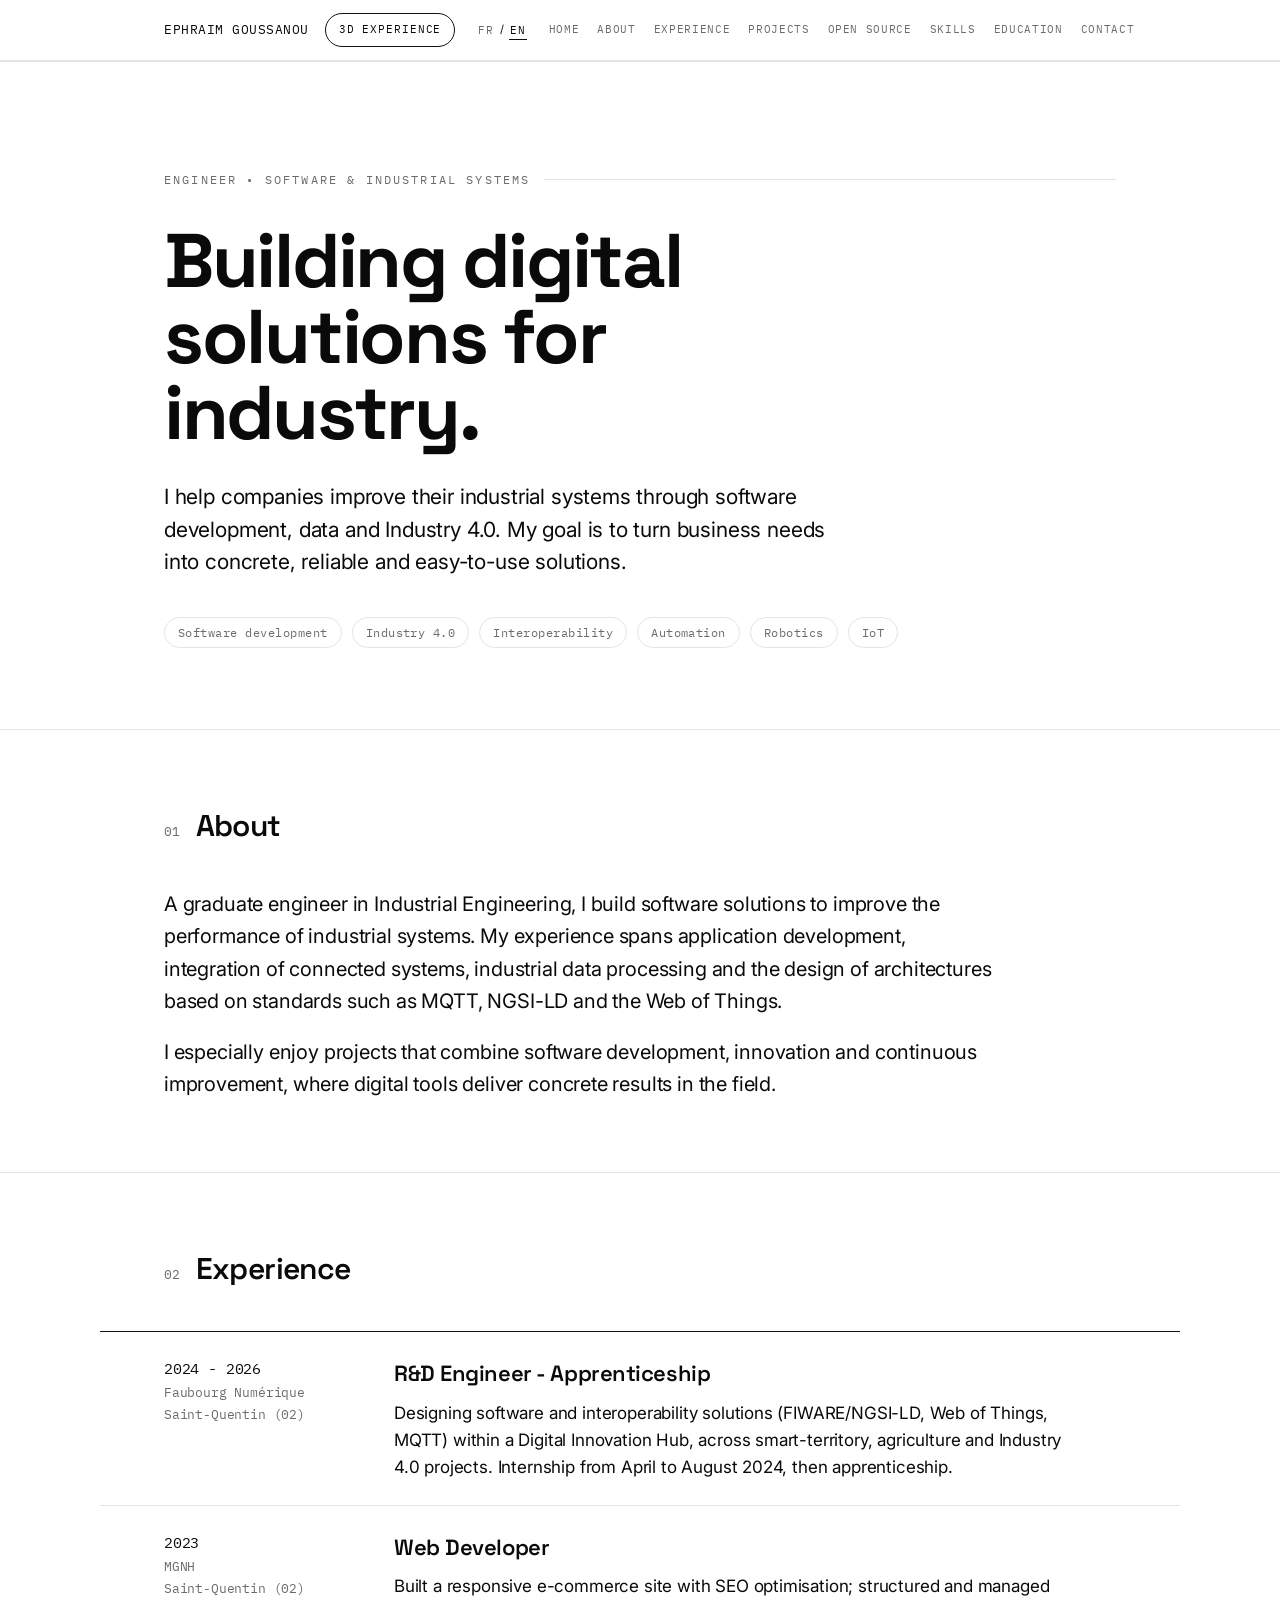
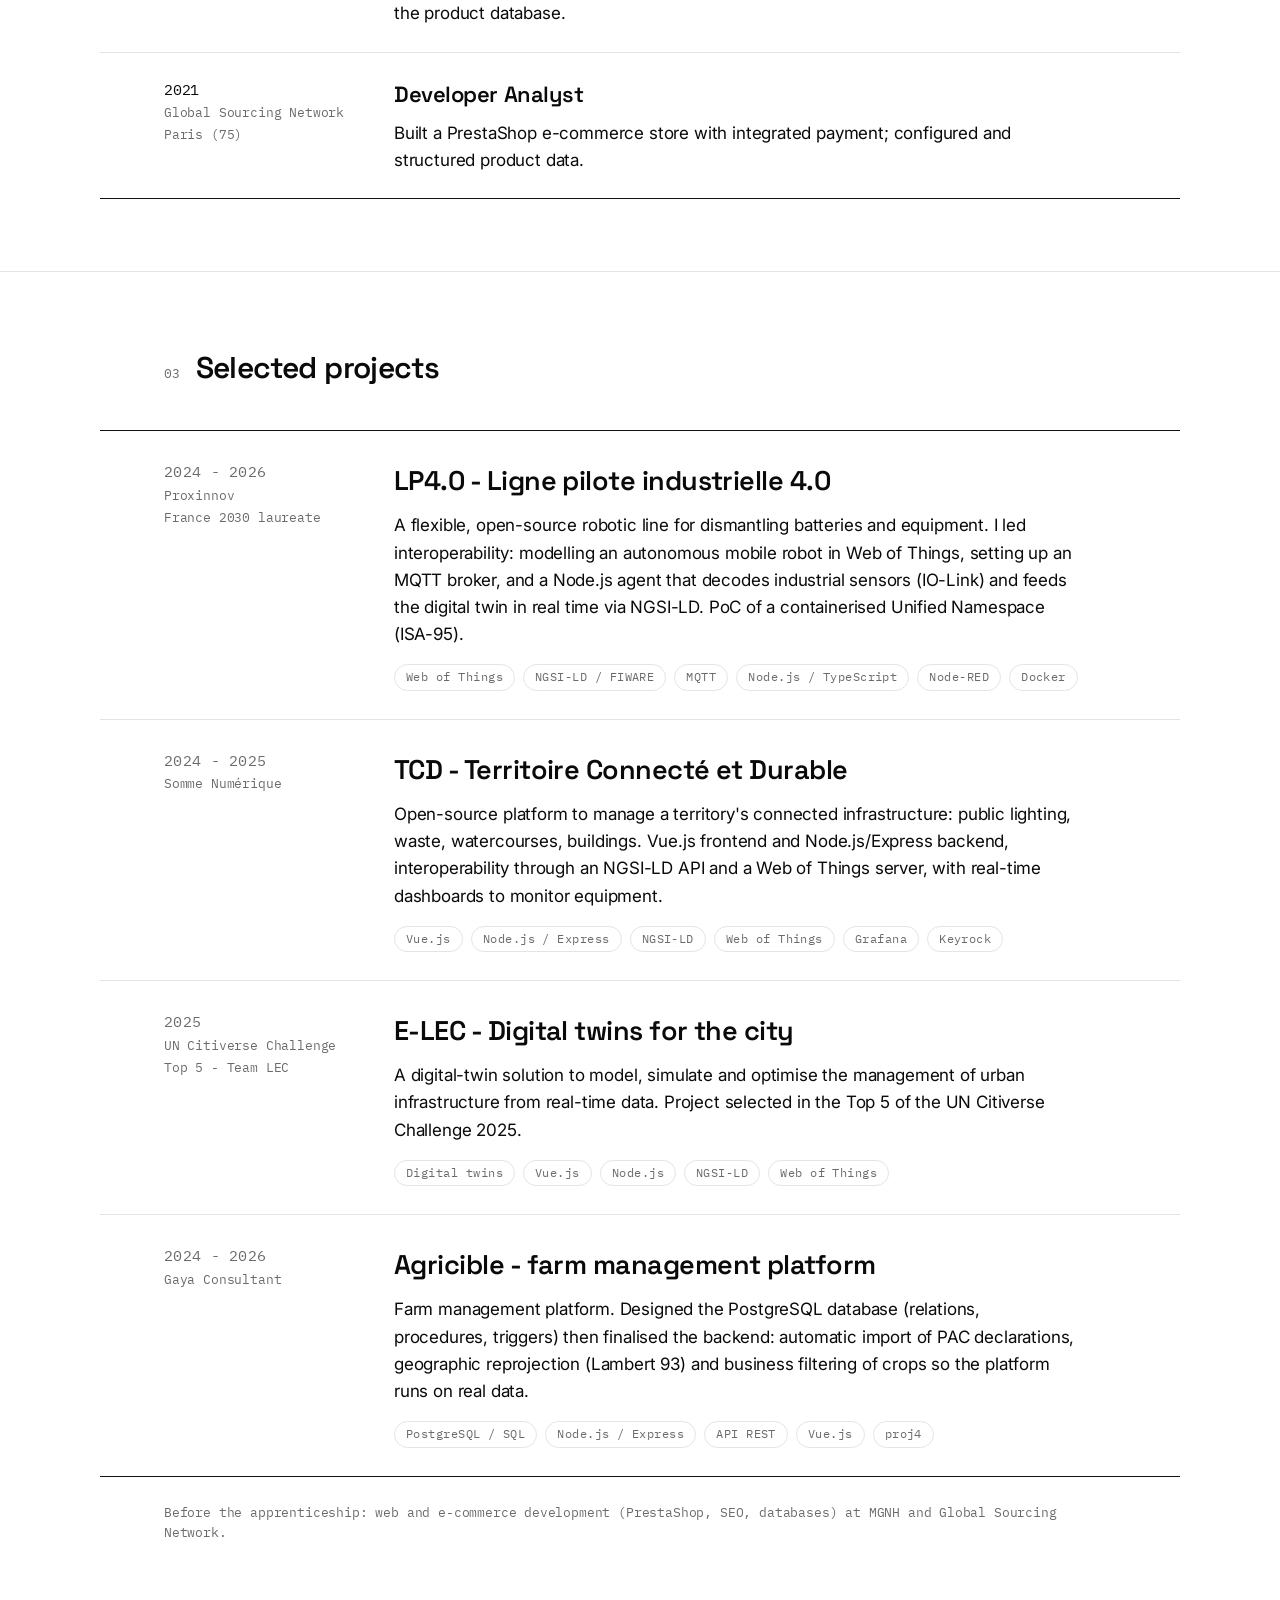
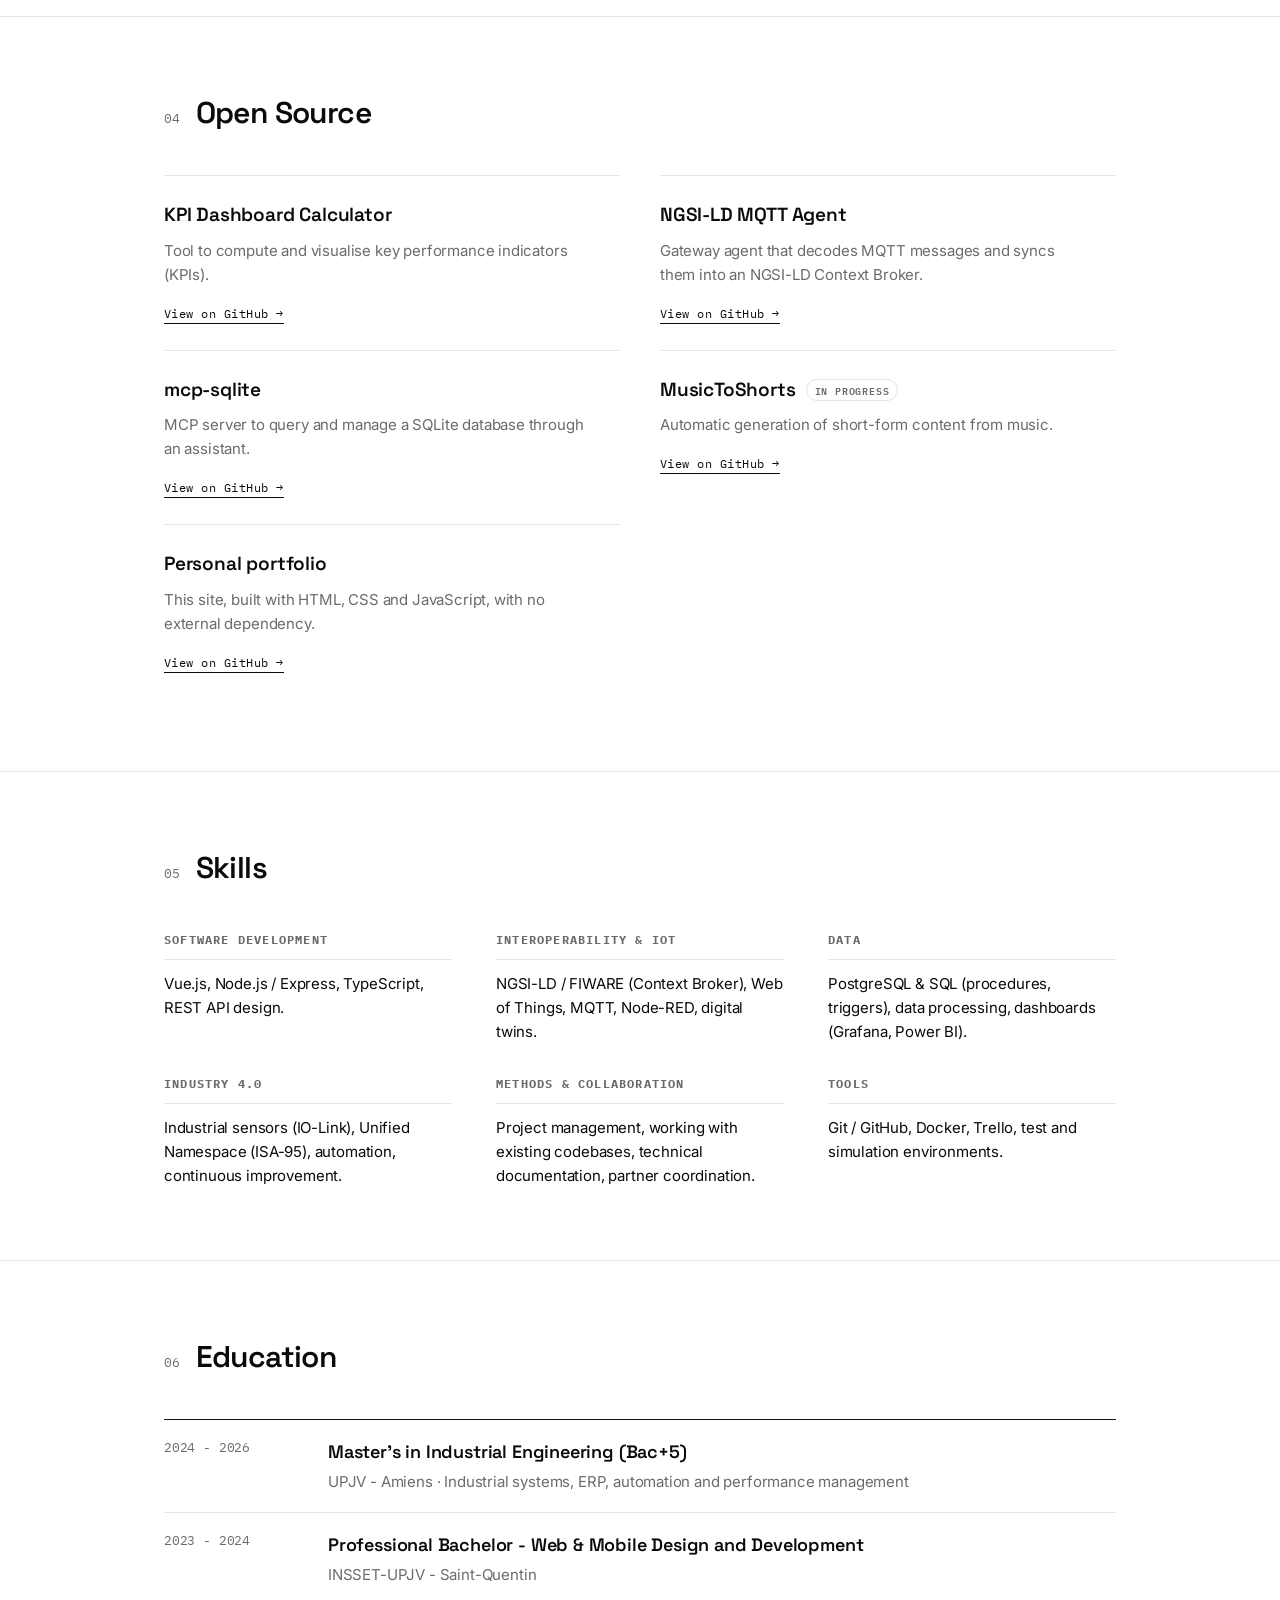
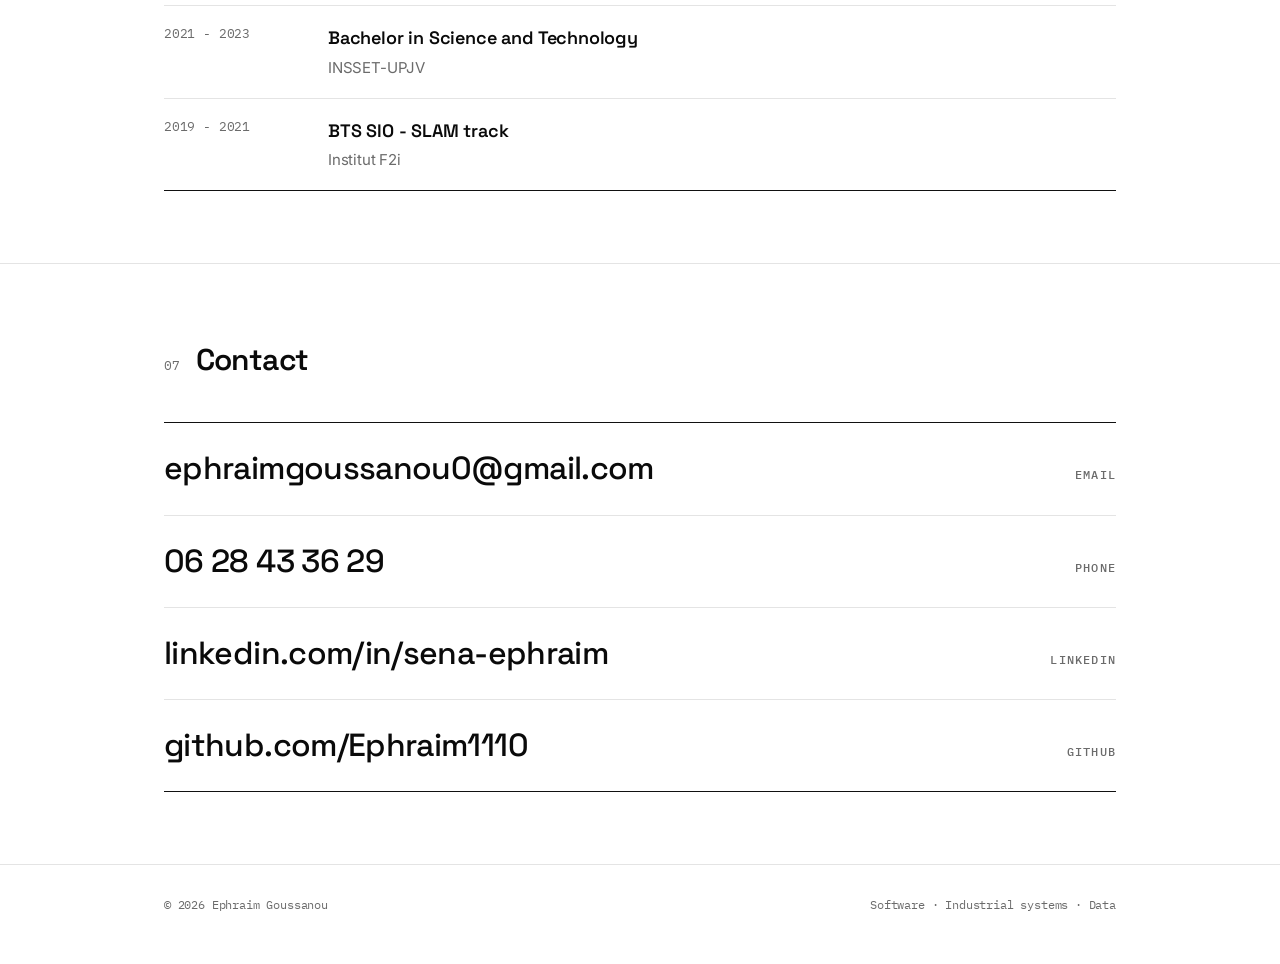
<file: index.html>
<!DOCTYPE html>
<html lang="fr">
<head>
<meta charset="UTF-8">
<meta name="viewport" content="width=device-width, initial-scale=1.0">
<title>Ephraim Goussanou - Ingénieur Logiciels & Systèmes Industriels</title>
<meta name="description" content="Portfolio d'Ephraim Goussanou, ingénieur en logiciels et systèmes industriels : développement logiciel, Industrie 4.0, données et interopérabilité.">
<link rel="preconnect" href="https://fonts.googleapis.com">
<link rel="preconnect" href="https://fonts.gstatic.com" crossorigin>
<link href="https://fonts.googleapis.com/css2?family=Space+Grotesk:wght@500;600;700&family=Inter:wght@400;500&family=IBM+Plex+Mono:wght@400;500&display=swap" rel="stylesheet">
<style>
  :root{
    --ink:#0a0a0a;--paper:#ffffff;--muted:#6b6b6b;--line:#e4e4e4;--line-strong:#111111;
    --display:"Space Grotesk",system-ui,sans-serif;
    --body:"Inter",system-ui,sans-serif;
    --mono:"IBM Plex Mono",ui-monospace,monospace;
    --maxw:1080px;--pad:clamp(20px,5vw,64px);
  }
  *{box-sizing:border-box;margin:0;padding:0}
  html{scroll-behavior:smooth}
  body{background:var(--paper);color:var(--ink);font-family:var(--body);font-size:17px;line-height:1.6;-webkit-font-smoothing:antialiased;letter-spacing:-0.01em}
  a{color:inherit}
  .wrap{max-width:var(--maxw);margin:0 auto;padding:0 var(--pad)}
  .eyebrow{font-family:var(--mono);font-size:12px;letter-spacing:0.18em;text-transform:uppercase;color:var(--muted)}

  header.bar{border-bottom:1px solid var(--line);position:sticky;top:0;background:var(--paper);z-index:30}
  .bar .wrap{display:flex;justify-content:space-between;align-items:center;height:60px;gap:16px}
  .bar .name{font-family:var(--mono);font-size:13px;letter-spacing:0.04em;white-space:nowrap}
  .bar-right{display:flex;align-items:center;gap:22px}
  .bar nav{display:flex;gap:18px;align-items:center}
  .bar nav a{font-family:var(--mono);font-size:11px;letter-spacing:0.06em;text-transform:uppercase;color:var(--muted);text-decoration:none;padding:4px 0;border-bottom:1px solid transparent;transition:color .2s,border-color .2s;white-space:nowrap}
  .bar nav a:hover{color:var(--ink);border-color:var(--ink)}
  .factory-link{display:inline-flex;align-items:center;gap:8px;font-family:var(--mono);font-size:11px;letter-spacing:0.08em;text-transform:uppercase;text-decoration:none;color:var(--ink);border:1px solid var(--line-strong);border-radius:999px;padding:7px 13px;white-space:nowrap;transition:background .2s,color .2s}
  .factory-link:hover{background:var(--ink);color:var(--paper)}
  .factory-link .dot{width:6px;height:6px;border-radius:50%;background:#39d7ff;box-shadow:0 0 7px #39d7ff;animation:fpulse 1.6s ease-in-out infinite}
  .factory-link:hover .dot{background:#39d7ff}
  @keyframes fpulse{0%,100%{opacity:1}50%{opacity:.35}}
  .factory-link-mobile{display:none}
  @media(max-width:860px){.factory-link{display:none}.factory-link-mobile{display:block;color:var(--ink);font-weight:600}}
  .lang{display:flex;align-items:center;gap:5px}
  .lang button{background:none;border:none;cursor:pointer;color:var(--muted);font-family:var(--mono);font-size:11px;letter-spacing:0.08em;padding:2px 1px}
  .lang button.active{color:var(--ink);border-bottom:1px solid var(--ink)}
  .lang span{color:var(--line-strong);font-size:11px}
  .menu-btn{display:none;font-family:var(--mono);font-size:11px;letter-spacing:0.1em;text-transform:uppercase;background:none;border:1px solid var(--ink);border-radius:2px;padding:7px 12px;cursor:pointer;color:var(--ink)}
  @media(max-width:860px){
    .menu-btn{display:block}
    .bar nav{position:absolute;top:60px;left:0;right:0;background:var(--paper);border-bottom:1px solid var(--line);flex-direction:column;align-items:flex-start;gap:0;padding:0 var(--pad);max-height:0;overflow:hidden;transition:max-height .3s ease}
    .bar nav.open{max-height:560px;padding:12px var(--pad) 22px}
    .bar nav a{font-size:13px;padding:11px 0;width:100%;border-bottom:1px solid var(--line)}
  }

  .hero{padding:clamp(60px,12vh,140px) 0 clamp(52px,9vh,104px)}
  .hero .index{display:flex;gap:14px;align-items:center;margin-bottom:34px;flex-wrap:wrap}
  .hero .index .rule{flex:1;min-width:30px;height:1px;background:var(--line)}
  .hero h1{font-family:var(--display);font-weight:700;font-size:clamp(34px,6.6vw,76px);line-height:1.0;letter-spacing:-0.03em}
  .hero .thesis{margin-top:30px;max-width:54ch;font-size:clamp(17px,2vw,21px);line-height:1.55;color:var(--ink)}
  .hero .meta{margin-top:38px;display:flex;flex-wrap:wrap;gap:10px}
  .hero .meta span{font-family:var(--mono);font-size:12px;letter-spacing:0.04em;color:var(--muted);border:1px solid var(--line);border-radius:999px;padding:5px 13px}

  section{border-top:1px solid var(--line);padding:clamp(46px,8vh,82px) 0}
  .sec-head{display:flex;gap:16px;align-items:baseline;margin-bottom:38px}
  .sec-head .no{font-family:var(--mono);font-size:13px;color:var(--muted)}
  .sec-head h2{font-family:var(--display);font-weight:600;font-size:clamp(22px,3vw,30px);letter-spacing:-0.02em}

  .about p{max-width:64ch;font-size:clamp(17px,2vw,20px);line-height:1.62}
  .about p + p{margin-top:18px}

  .xp .row{display:grid;grid-template-columns:200px 1fr;gap:30px;padding:24px var(--pad);margin:0 calc(-1*var(--pad));border-top:1px solid var(--line)}
  .xp .row:first-of-type{border-top:1px solid var(--line-strong)}
  .xp .row:last-of-type{border-bottom:1px solid var(--line-strong)}
  .xp .meta{font-family:var(--mono);font-size:13px;color:var(--muted);line-height:1.7}
  .xp .meta .yr{display:block;font-size:15px;color:var(--ink)}
  .xp h3{font-family:var(--display);font-weight:600;font-size:clamp(18px,2.2vw,22px);letter-spacing:-0.02em;margin-bottom:8px}
  .xp p{max-width:62ch}
  @media(max-width:620px){.xp .row{grid-template-columns:1fr;gap:8px}}

  .project{display:grid;grid-template-columns:200px 1fr;gap:30px;padding:28px var(--pad);margin:0 calc(-1*var(--pad));border-top:1px solid var(--line);transition:background .25s,color .25s}
  #work .project:first-of-type{border-top:1px solid var(--line-strong)}
  #work .project:last-of-type{border-bottom:1px solid var(--line-strong)}
  .project:hover{background:var(--ink);color:var(--paper)}
  .project:hover .p-meta,.project:hover .stack li{color:#bdbdbd}
  .project:hover .stack li{border-color:#555}
  .project:hover .p-body p{color:#e6e6e6}
  .p-meta{font-family:var(--mono);font-size:13px;color:var(--muted);line-height:1.7}
  .p-meta .yr{color:inherit;display:block;font-size:15px;letter-spacing:0.02em}
  .p-body h3{font-family:var(--display);font-weight:600;font-size:clamp(21px,2.6vw,27px);letter-spacing:-0.02em;margin-bottom:10px}
  .p-body p{max-width:62ch;color:inherit}
  .stack{list-style:none;display:flex;flex-wrap:wrap;gap:8px;margin-top:16px}
  .stack li{font-family:var(--mono);font-size:11.5px;letter-spacing:0.04em;border:1px solid var(--line);border-radius:999px;padding:3px 11px;color:var(--muted);transition:border-color .25s,color .25s}
  @media(max-width:620px){.project{grid-template-columns:1fr;gap:12px}}
  .prior{margin-top:26px;font-family:var(--mono);font-size:13px;line-height:1.6;color:var(--muted)}

  .oss-grid{display:grid;grid-template-columns:repeat(2,1fr);gap:0 40px}
  .oss{padding:24px 0;border-top:1px solid var(--line)}
  .oss h3{font-family:var(--display);font-weight:600;font-size:19px;letter-spacing:-0.01em;display:flex;align-items:center;gap:10px;flex-wrap:wrap}
  .oss .badge{font-family:var(--mono);font-size:10px;letter-spacing:0.08em;text-transform:uppercase;border:1px solid var(--line);border-radius:999px;padding:2px 8px;color:var(--muted)}
  .oss p{font-size:15px;color:var(--muted);margin:8px 0 12px;max-width:48ch}
  .oss a.repo{font-family:var(--mono);font-size:12px;letter-spacing:0.04em;text-decoration:none;border-bottom:1px solid var(--ink);padding-bottom:2px;transition:padding-left .2s}
  .oss a.repo:hover{padding-left:6px}
  @media(max-width:620px){.oss-grid{grid-template-columns:1fr;gap:0}}

  .skills{display:grid;grid-template-columns:repeat(3,1fr);gap:30px 44px}
  .skill h4{font-family:var(--mono);font-size:12px;letter-spacing:0.1em;text-transform:uppercase;color:var(--muted);margin-bottom:12px;padding-bottom:10px;border-bottom:1px solid var(--line)}
  .skill p{font-size:15px;line-height:1.6}
  @media(max-width:860px){.skills{grid-template-columns:repeat(2,1fr)}}
  @media(max-width:560px){.skills{grid-template-columns:1fr;gap:24px}}

  .edu .row{display:grid;grid-template-columns:140px 1fr;gap:24px;padding:18px 0;border-top:1px solid var(--line)}
  .edu .row:first-of-type{border-top:1px solid var(--line-strong)}
  .edu .row:last-of-type{border-bottom:1px solid var(--line-strong)}
  .edu .yr{font-family:var(--mono);font-size:13px;color:var(--muted)}
  .edu .deg{font-family:var(--display);font-weight:600;font-size:18px;letter-spacing:-0.01em}
  .edu .sch{color:var(--muted);font-size:15px;margin-top:3px}
  @media(max-width:620px){.edu .row{grid-template-columns:1fr;gap:4px}}

  #contact{border-bottom:1px solid var(--line)}
  .contact-grid{display:flex;flex-direction:column;gap:0}
  .contact-grid a{display:flex;justify-content:space-between;align-items:baseline;gap:20px;padding:20px 0;border-top:1px solid var(--line);text-decoration:none;font-family:var(--display);font-weight:500;font-size:clamp(19px,3.2vw,32px);letter-spacing:-0.02em;transition:padding-left .25s}
  .contact-grid a:first-child{border-top:1px solid var(--line-strong)}
  .contact-grid a:last-child{border-bottom:1px solid var(--line-strong)}
  .contact-grid a:hover{padding-left:16px}
  .contact-grid a .tag{font-family:var(--mono);font-size:12px;letter-spacing:0.1em;text-transform:uppercase;color:var(--muted);white-space:nowrap}

  footer{padding:30px 0 50px}
  footer .wrap{display:flex;justify-content:space-between;flex-wrap:wrap;gap:10px;font-family:var(--mono);font-size:12px;color:var(--muted)}

  .js .reveal{opacity:0;transform:translateY(16px);transition:opacity .7s ease,transform .7s ease}
  .js .reveal.in{opacity:1;transform:none}
  @media(prefers-reduced-motion:reduce){.js .reveal{opacity:1;transform:none;transition:none}html{scroll-behavior:auto}}
  :focus-visible{outline:2px solid var(--ink);outline-offset:3px}
</style>
</head>
<body>

<header class="bar">
  <div class="wrap">
    <span class="name">EPHRAIM GOUSSANOU</span>
    <div class="bar-right">
      <a class="factory-link" href="factory/index.html" data-en="3D Experience">
        <span class="dot"></span>Expérience 3D
      </a>
      <div class="lang" aria-label="Langue / Language">
        <button data-lang="fr" class="active">FR</button><span>/</span><button data-lang="en">EN</button>
      </div>
      <button class="menu-btn" aria-expanded="false" aria-controls="nav">Menu</button>
      <nav id="nav">
        <a class="factory-link-mobile" href="factory/index.html" data-en="↗ 3D Experience">↗ Expérience 3D</a>
        <a href="#top" data-en="Home">Accueil</a>
        <a href="#about" data-en="About">À propos</a>
        <a href="#xp" data-en="Experience">Expériences</a>
        <a href="#work" data-en="Projects">Projets</a>
        <a href="#oss" data-en="Open Source">Open Source</a>
        <a href="#skills" data-en="Skills">Compétences</a>
        <a href="#edu" data-en="Education">Formation</a>
        <a href="#contact" data-en="Contact">Contact</a>
      </nav>
    </div>
  </div>
</header>

<main>
  <section class="hero" id="top">
    <div class="wrap">
      <div class="index">
        <span class="eyebrow" data-en="Engineer • Software &amp; Industrial Systems">Ingénieur • Logiciels &amp; Systèmes Industriels</span>
        <span class="rule"></span>
      </div>
      <h1 data-en="Building digital<br>solutions for<br>industry.">Concevoir des solutions<br>numériques pour<br>l'industrie.</h1>
      <p class="thesis" data-en="I help companies improve their industrial systems through software development, data and Industry 4.0. My goal is to turn business needs into concrete, reliable and easy-to-use solutions.">J'aide les entreprises à améliorer leurs systèmes industriels grâce au développement logiciel, à la donnée et à l'Industrie 4.0. Mon objectif est de transformer des besoins métiers en solutions concrètes, fiables et faciles à utiliser.</p>
      <div class="meta">
        <span data-en="Software development">Développement logiciel</span>
        <span data-en="Industry 4.0">Industrie 4.0</span>
        <span data-en="Interoperability">Interopérabilité</span>
         <span data-en="Automation">Automatisation</span>
          <span data-en="Robotics">Robotique</span>
        <span>IoT</span>
      </div>
    </div>
  </section>

  <section class="about" id="about">
    <div class="wrap">
      <div class="sec-head reveal"><span class="no">01</span><h2 data-en="About">À propos</h2></div>
      <div class="reveal">
        <p data-en="A graduate engineer in Industrial Engineering, I build software solutions to improve the performance of industrial systems. My experience spans application development, integration of connected systems, industrial data processing and the design of architectures based on standards such as MQTT, NGSI-LD and the Web of Things.">Ingénieur diplômé en Génie Industriel, je développe des solutions logicielles destinées à améliorer la performance des systèmes industriels. Mon expérience couvre le développement d'applications, l'intégration de systèmes connectés, l'exploitation de données industrielles et la conception d'architectures basées sur des standards tels que MQTT, NGSI-LD et le Web of Things.</p>
        <p data-en="I especially enjoy projects that combine software development, innovation and continuous improvement, where digital tools deliver concrete results in the field.">J'apprécie particulièrement les projets mêlant développement logiciel, innovation et amélioration continue, où les outils numériques permettent d'apporter des résultats concrets sur le terrain.</p>
      </div>
    </div>
  </section>

  <section class="xp" id="xp">
    <div class="wrap"><div class="sec-head reveal"><span class="no">02</span><h2 data-en="Experience">Expériences</h2></div></div>
    <div class="wrap">
      <div class="row reveal">
        <div class="meta"><span class="yr">2024 - 2026</span>Faubourg Numérique<br>Saint-Quentin (02)</div>
        <div>
          <h3 data-en="R&amp;D Engineer - Apprenticeship">Alternant Ingénieur R&amp;D</h3>
          <p data-en="Designing software and interoperability solutions (FIWARE/NGSI-LD, Web of Things, MQTT) within a Digital Innovation Hub, across smart-territory, agriculture and Industry 4.0 projects. Internship from April to August 2024, then apprenticeship.">Conception de solutions logicielles et d'interopérabilité (FIWARE/NGSI-LD, Web of Things, MQTT) au sein d'un Digital Innovation Hub, sur des projets territoires, agriculture et Industrie 4.0. Stage d'avril à août 2024, puis alternance.</p>
        </div>
      </div>
      <div class="row reveal">
        <div class="meta"><span class="yr">2023</span>MGNH<br>Saint-Quentin (02)</div>
        <div>
          <h3 data-en="Web Developer">Développeur Web</h3>
          <p data-en="Built a responsive e-commerce site with SEO optimisation; structured and managed the product database.">Développement d'un site e-commerce responsive avec optimisation SEO ; structuration et gestion de la base de données produits.</p>
        </div>
      </div>
      <div class="row reveal">
        <div class="meta"><span class="yr">2021</span>Global Sourcing Network<br>Paris (75)</div>
        <div>
          <h3 data-en="Developer Analyst">Analyste Développeur</h3>
          <p data-en="Built a PrestaShop e-commerce store with integrated payment; configured and structured product data.">Création d'une boutique e-commerce (PrestaShop) avec paiement intégré ; paramétrage et structuration des données produits.</p>
        </div>
      </div>
    </div>
  </section>

  <section id="work">
    <div class="wrap"><div class="sec-head reveal"><span class="no">03</span><h2 data-en="Selected projects">Projets sélectionnés</h2></div></div>
    <div class="wrap">

      <article class="project reveal">
        <div class="p-meta"><span class="yr">2024 - 2026</span><span data-en="Proxinnov<br>France 2030 laureate">Proxinnov<br>Lauréat France 2030</span></div>
        <div class="p-body">
          <h3>LP4.0 - Ligne pilote industrielle 4.0</h3>
          <p data-en="A flexible, open-source robotic line for dismantling batteries and equipment. I led interoperability: modelling an autonomous mobile robot in Web of Things, setting up an MQTT broker, and a Node.js agent that decodes industrial sensors (IO-Link) and feeds the digital twin in real time via NGSI-LD. PoC of a containerised Unified Namespace (ISA-95).">Ligne robotisée flexible et open source pour le démantèlement de batteries et d'équipements. J'ai pris en charge l'interopérabilité : modélisation d'un robot mobile autonome en Web of Things, mise en place d'un broker MQTT, et un agent Node.js qui décode les capteurs industriels (IO-Link) et alimente le jumeau numérique en temps réel via NGSI-LD. PoC d'un Unified Namespace (ISA-95) conteneurisé.</p>
          <ul class="stack"><li>Web of Things</li><li>NGSI-LD / FIWARE</li><li>MQTT</li><li>Node.js / TypeScript</li><li>Node-RED</li><li>Docker</li></ul>
        </div>
      </article>

      <article class="project reveal">
        <div class="p-meta"><span class="yr">2024 - 2025</span>Somme Numérique</div>
        <div class="p-body">
          <h3>TCD - Territoire Connecté et Durable</h3>
          <p data-en="Open-source platform to manage a territory's connected infrastructure: public lighting, waste, watercourses, buildings. Vue.js frontend and Node.js/Express backend, interoperability through an NGSI-LD API and a Web of Things server, with real-time dashboards to monitor equipment.">Plateforme open source de gestion des infrastructures connectées d'un territoire : éclairage public, déchets, cours d'eau, bâtiments. Frontend Vue.js et backend Node.js/Express, interopérabilité via une API NGSI-LD et un serveur Web of Things, et tableaux de bord temps réel pour le suivi des équipements.</p>
          <ul class="stack"><li>Vue.js</li><li>Node.js / Express</li><li>NGSI-LD</li><li>Web of Things</li><li>Grafana</li><li>Keyrock</li></ul>
        </div>
      </article>

      <article class="project reveal">
        <div class="p-meta"><span class="yr">2025</span><span data-en="UN Citiverse Challenge<br>Top 5 - Team LEC">UN Citiverse Challenge<br>Top 5 - Team LEC</span></div>
        <div class="p-body">
          <h3 data-en="E-LEC - Digital twins for the city">E-LEC - Jumeaux numériques pour la ville</h3>
          <p data-en="A digital-twin solution to model, simulate and optimise the management of urban infrastructure from real-time data. Project selected in the Top 5 of the UN Citiverse Challenge 2025.">Solution de jumeaux numériques pour modéliser, simuler et optimiser la gestion d'infrastructures urbaines à partir de données temps réel. Projet sélectionné dans le Top 5 du UN Citiverse Challenge 2025.</p>
          <ul class="stack"><li data-en="Digital twins">Jumeaux numériques</li><li>Vue.js</li><li>Node.js</li><li>NGSI-LD</li><li>Web of Things</li></ul>
        </div>
      </article>

      <article class="project reveal">
        <div class="p-meta"><span class="yr">2024 - 2026</span>Gaya Consultant</div>
        <div class="p-body">
          <h3 data-en="Agricible - farm management platform">Agricible - plateforme de gestion agricole</h3>
          <p data-en="Farm management platform. Designed the PostgreSQL database (relations, procedures, triggers) then finalised the backend: automatic import of PAC declarations, geographic reprojection (Lambert 93) and business filtering of crops so the platform runs on real data.">Plateforme de gestion d'exploitations agricoles. Conception de la base PostgreSQL (relations, procédures, déclencheurs) puis finalisation du backend : import automatique des déclarations PAC, reprojection géographique (Lambert 93) et filtrage métier des cultures pour faire tourner la plateforme avec de vraies données.</p>
          <ul class="stack"><li>PostgreSQL / SQL</li><li>Node.js / Express</li><li>API REST</li><li>Vue.js</li><li>proj4</li></ul>
        </div>
      </article>

    </div>
    <div class="wrap">
      <p class="prior reveal" data-en="Before the apprenticeship: web and e-commerce development (PrestaShop, SEO, databases) at MGNH and Global Sourcing Network.">Avant l'alternance : développement web et e-commerce (PrestaShop, optimisation SEO, bases de données) chez MGNH et Global Sourcing Network.</p>
    </div>
  </section>

  <section id="oss">
    <div class="wrap"><div class="sec-head reveal"><span class="no">04</span><h2>Open Source</h2></div></div>
    <div class="wrap">
      <div class="oss-grid">
        <div class="oss reveal">
          <h3>KPI Dashboard Calculator</h3>
          <p data-en="Tool to compute and visualise key performance indicators (KPIs).">Outil de calcul et de visualisation d'indicateurs de performance (KPI).</p>
          <a class="repo" data-gh="kpi-dashboard-calculator" data-en="View on GitHub →" href="#">Voir sur GitHub →</a>
        </div>
        <div class="oss reveal">
          <h3>NGSI-LD MQTT Agent</h3>
          <p data-en="Gateway agent that decodes MQTT messages and syncs them into an NGSI-LD Context Broker.">Agent passerelle qui décode des messages MQTT et les synchronise dans un Context Broker NGSI-LD.</p>
          <a class="repo" data-gh="ngsi-ld-mqtt-agent" data-en="View on GitHub →" href="#">Voir sur GitHub →</a>
        </div>
        <div class="oss reveal">
          <h3>mcp-sqlite</h3>
          <p data-en="MCP server to query and manage a SQLite database through an assistant.">Serveur MCP pour interroger et manipuler une base SQLite via un assistant.</p>
          <a class="repo" data-gh="mcp-sqlite" data-en="View on GitHub →" href="#">Voir sur GitHub →</a>
        </div>
        <div class="oss reveal">
          <h3>MusicToShorts <span class="badge" data-en="In progress">En développement</span></h3>
          <p data-en="Automatic generation of short-form content from music.">Génération automatique de formats courts à partir de contenus musicaux.</p>
          <a class="repo" data-gh="music-to-shorts" data-en="View on GitHub →" href="#">Voir sur GitHub →</a>
        </div>
        <div class="oss reveal">
          <h3 data-en="Personal portfolio">Portfolio personnel</h3>
          <p data-en="This site, built with HTML, CSS and JavaScript, with no external dependency.">Ce site, construit en HTML, CSS et JavaScript, sans dépendance externe.</p>
          <a class="repo" data-gh="portfolio" data-en="View on GitHub →" href="#">Voir sur GitHub →</a>
        </div>
      </div>
    </div>
  </section>

  <section id="skills">
    <div class="wrap">
      <div class="sec-head reveal"><span class="no">05</span><h2 data-en="Skills">Compétences</h2></div>
      <div class="skills">
        <div class="skill reveal"><h4 data-en="Software development">Développement logiciel</h4><p data-en="Vue.js, Node.js / Express, TypeScript, REST API design.">Vue.js, Node.js / Express, TypeScript, conception d'API REST.</p></div>
        <div class="skill reveal"><h4 data-en="Interoperability &amp; IoT">Interopérabilité &amp; IoT</h4><p data-en="NGSI-LD / FIWARE (Context Broker), Web of Things, MQTT, Node-RED, digital twins.">NGSI-LD / FIWARE (Context Broker), Web of Things, MQTT, Node-RED, jumeaux numériques.</p></div>
        <div class="skill reveal"><h4 data-en="Data">Données</h4><p data-en="PostgreSQL &amp; SQL (procedures, triggers), data processing, dashboards (Grafana, Power BI).">PostgreSQL &amp; SQL (procédures, déclencheurs), traitement de données, tableaux de bord (Grafana, Power BI).</p></div>
        <div class="skill reveal"><h4 data-en="Industry 4.0">Industrie 4.0</h4><p data-en="Industrial sensors (IO-Link), Unified Namespace (ISA-95), automation, continuous improvement.">Capteurs industriels (IO-Link), Unified Namespace (ISA-95), automatisation, amélioration continue.</p></div>
        <div class="skill reveal"><h4 data-en="Methods &amp; collaboration">Méthodes &amp; collaboration</h4><p data-en="Project management, working with existing codebases, technical documentation, partner coordination.">Conduite de projet, reprise de l'existant, documentation technique, coordination de partenaires.</p></div>
        <div class="skill reveal"><h4 data-en="Tools">Outils</h4><p data-en="Git / GitHub, Docker, Trello, test and simulation environments.">Git / GitHub, Docker, Trello, environnements de test et de simulation.</p></div>
      </div>
    </div>
  </section>

  <section class="edu" id="edu">
    <div class="wrap"><div class="sec-head reveal"><span class="no">06</span><h2 data-en="Education">Formation</h2></div></div>
    <div class="wrap">
      <div class="reveal">
        <div class="row">
          <span class="yr">2024 - 2026</span>
          <div>
            <div class="deg" data-en="Master's in Industrial Engineering (Bac+5)">Master Génie Industriel (Bac+5)</div>
            <div class="sch" data-en="UPJV - Amiens · Industrial systems, ERP, automation and performance management">UPJV - Amiens · Systèmes industriels, ERP, automatisation et gestion de la performance</div>
          </div>
        </div>
        <div class="row">
          <span class="yr">2023 - 2024</span>
          <div>
            <div class="deg" data-en="Professional Bachelor - Web &amp; Mobile Design and Development">Licence Professionnelle - Conception &amp; Développement Web et Mobile</div>
            <div class="sch">INSSET-UPJV - Saint-Quentin</div>
          </div>
        </div>
        <div class="row">
          <span class="yr">2021 - 2023</span>
          <div>
            <div class="deg" data-en="Bachelor in Science and Technology">Licence Sciences et Technologies</div>
            <div class="sch">INSSET-UPJV</div>
          </div>
        </div>
        <div class="row">
          <span class="yr">2019 - 2021</span>
          <div>
            <div class="deg" data-en="BTS SIO - SLAM track">BTS SIO - option SLAM</div>
            <div class="sch">Institut F2i</div>
          </div>
        </div>
      </div>
    </div>
  </section>

  <section id="contact">
    <div class="wrap">
      <div class="sec-head reveal"><span class="no">07</span><h2>Contact</h2></div>
      <div class="contact-grid reveal">
        <a href="mailto:ephraimgoussanou0@gmail.com"><span>ephraimgoussanou0@gmail.com</span><span class="tag">Email</span></a>
        <a href="tel:+33628433629"><span>06 28 43 36 29</span><span class="tag" data-en="Phone">Téléphone</span></a>
        <a href="https://www.linkedin.com/in/sena-ephraim" target="_blank" rel="noopener"><span>linkedin.com/in/sena-ephraim</span><span class="tag">LinkedIn</span></a>
        <a data-gh="" href="#"><span class="gh-label">github.com/Ephraim1110</span><span class="tag">GitHub</span></a>
      </div>
    </div>
  </section>
</main>

<footer>
  <div class="wrap">
    <span>© 2026 Ephraim Goussanou</span>
    <span data-en="Software · Industrial systems · Data">Logiciels · Systèmes industriels · Données</span>
  </div>
</footer>

<script>
  document.documentElement.classList.add('js');

  /* ---- GitHub : remplace USERNAME par ton identifiant GitHub ---- */
  var GITHUB_USER = "Ephraim1110";
  var base = "https://github.com/" + GITHUB_USER;
  document.querySelectorAll('[data-gh]').forEach(function(a){
    var repo = a.getAttribute('data-gh');
    a.href = repo ? (base + "/" + repo) : base;
    a.target = "_blank"; a.rel = "noopener";
    var lbl = a.querySelector('.gh-label');
    if(lbl) lbl.textContent = "github.com/" + GITHUB_USER;
  });

  /* ---- internationalisation FR / EN ---- */
  function setLang(l){
    document.documentElement.lang = l;
    document.querySelectorAll('[data-en]').forEach(function(el){
      if(el.dataset.fr === undefined) el.dataset.fr = el.innerHTML;
      el.innerHTML = (l === 'en') ? el.dataset.en : el.dataset.fr;
    });
    document.querySelectorAll('.lang button').forEach(function(b){
      b.classList.toggle('active', b.dataset.lang === l);
    });
    try{ localStorage.setItem('lang', l); }catch(e){}
  }
  document.querySelectorAll('.lang button').forEach(function(b){
    b.addEventListener('click', function(){ setLang(b.dataset.lang); });
  });
  var saved = 'fr';
  try{ saved = localStorage.getItem('lang') || (navigator.language||'fr').slice(0,2); }catch(e){}
  setLang(saved === 'en' ? 'en' : 'fr');

  /* ---- menu mobile ---- */
  var btn = document.querySelector('.menu-btn');
  var nav = document.getElementById('nav');
  if(btn){
    btn.addEventListener('click', function(){
      var open = nav.classList.toggle('open');
      btn.setAttribute('aria-expanded', open);
      btn.textContent = open ? (document.documentElement.lang==='en'?'Close':'Fermer') : 'Menu';
    });
    nav.querySelectorAll('a').forEach(function(a){
      a.addEventListener('click', function(){ nav.classList.remove('open'); btn.textContent='Menu'; btn.setAttribute('aria-expanded',false); });
    });
  }

 
  window.addEventListener('DOMContentLoaded', function(){
    var els = document.querySelectorAll('.reveal');
    if(!('IntersectionObserver' in window)){ els.forEach(function(e){e.classList.add('in')}); return; }
    var io = new IntersectionObserver(function(es){
      es.forEach(function(e){ if(e.isIntersecting){ e.target.classList.add('in'); io.unobserve(e.target); } });
    }, {threshold:0.12, rootMargin:'0px 0px -8% 0px'});
    els.forEach(function(el){ io.observe(el); });
  });
</script>
</body>
</html>
</file>
